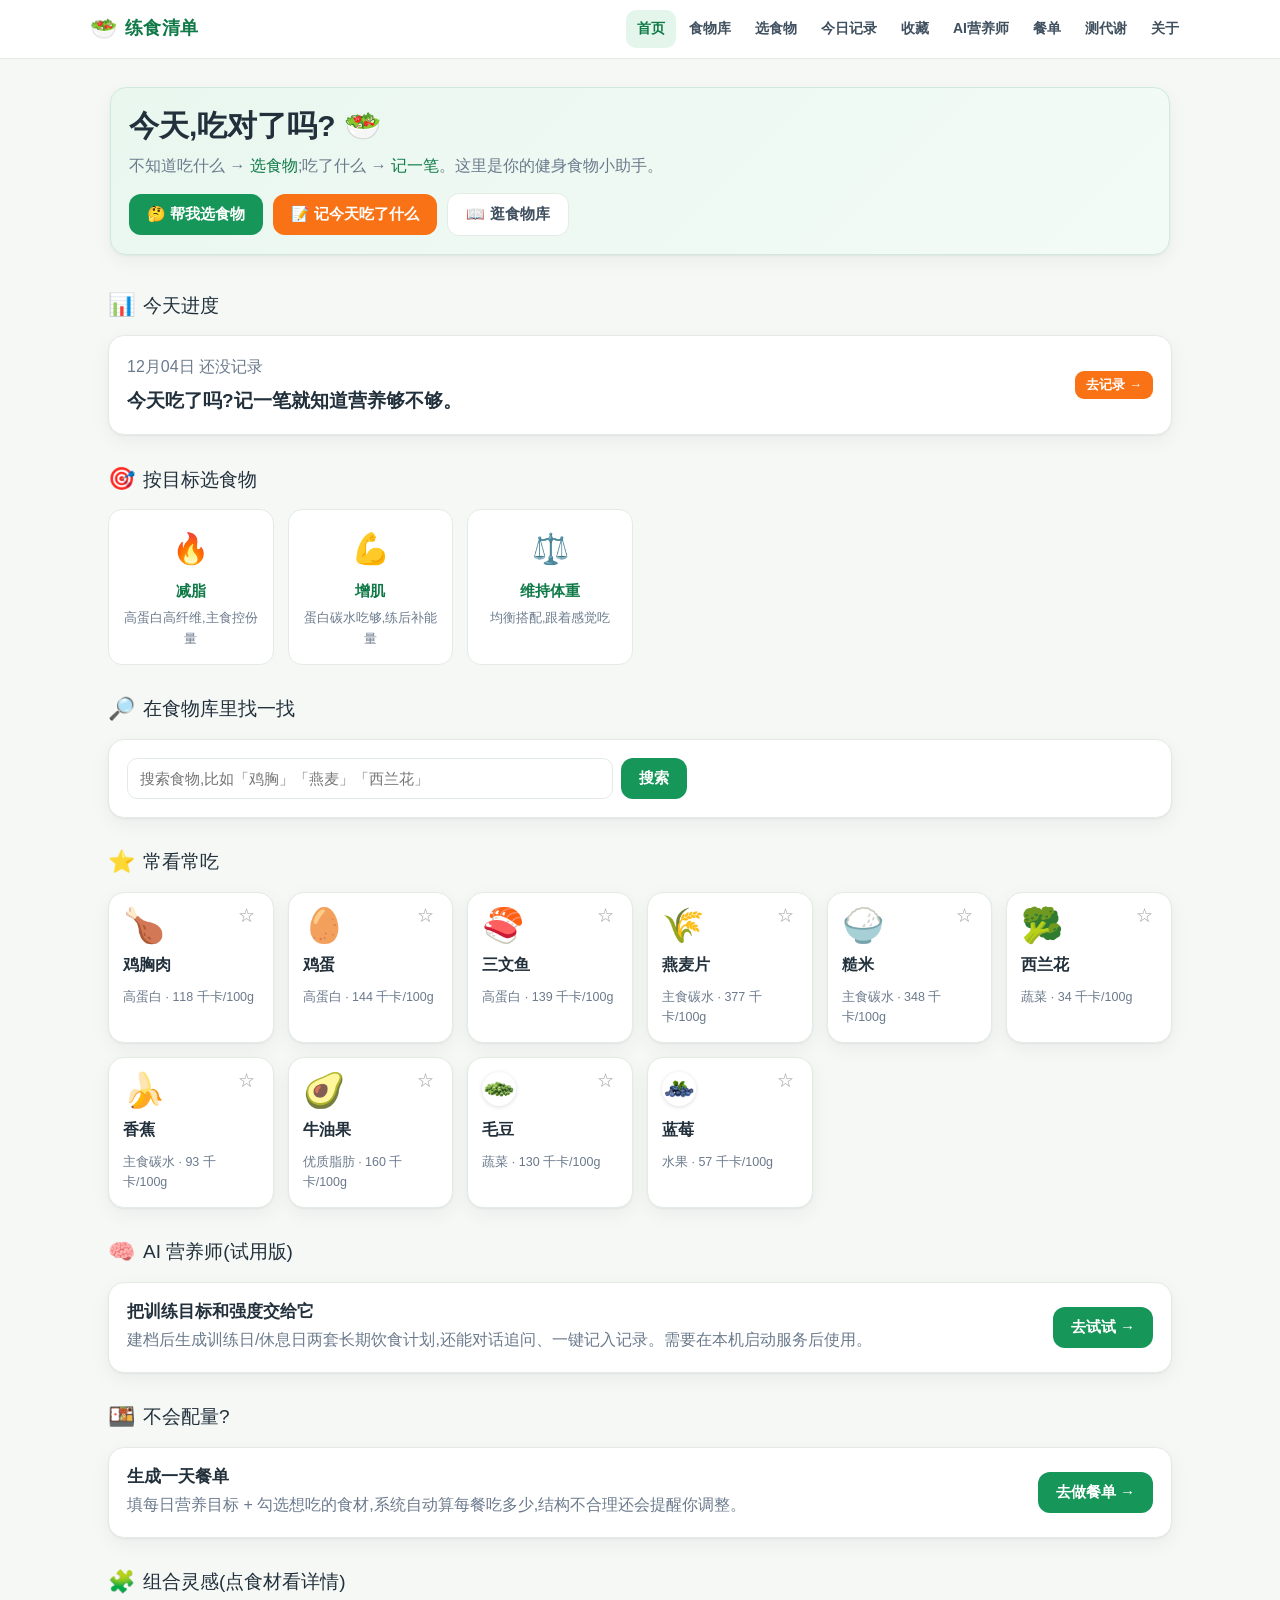
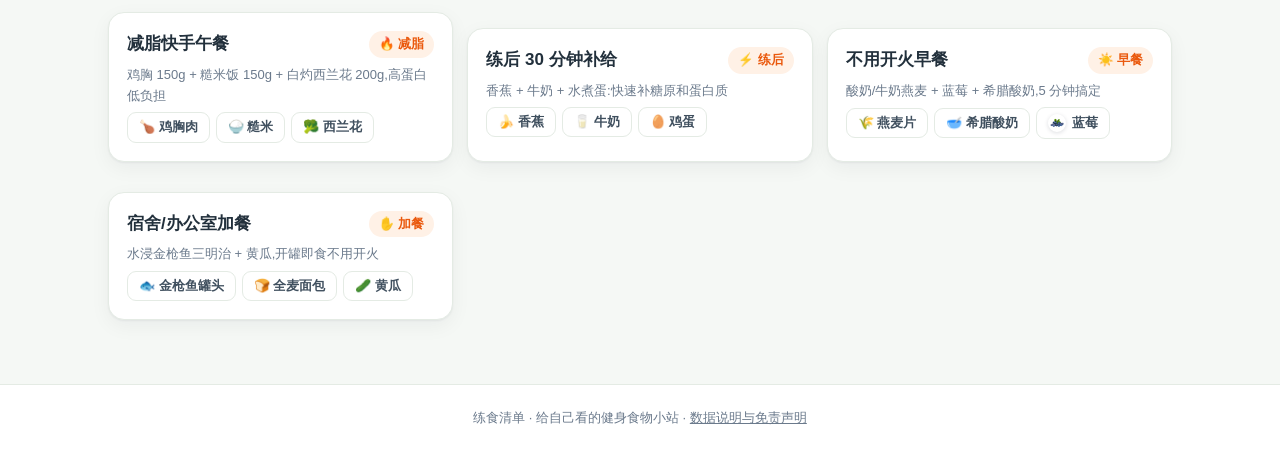
<file: index.html>
<!DOCTYPE html>
<html lang='zh-CN'>
<head>
<meta charset='utf-8'>
<meta name='viewport' content='width=device-width, initial-scale=1'>
<title>首页 · 练食清单</title>
<link rel='icon' href='data:image/svg+xml,%3Csvg%20xmlns%3D'http%3A%2F%2Fwww.w3.org%2F2000%2Fsvg'%20viewBox%3D'0%200%20100%20100'%3E%3Ctext%20y%3D'.9em'%20font-size%3D'90'%3E%F0%9F%A5%97%3C%2Ftext%3E%3C%2Fsvg%3E'>
<link rel='stylesheet' href='assets/css/style.css'>
</head>
<body data-page='home'>
<header class='topbar'><div class='wrap bar'><a class='brand' href='index.html'><span class='logo'>🥗</span>练食清单</a><nav class='nav'><a data-page='home' href='index.html'>首页</a><a data-page='foods' href='foods.html'>食物库</a><a data-page='select' href='select.html'>选食物</a><a data-page='log' href='log.html'>今日记录</a><a data-page='saved' href='saved.html'>收藏</a><a data-page='coach' href='coach.html'>AI营养师</a><a data-page='plan' href='plan.html'>餐单</a><a data-page='bmr' href='bmr.html'>测代谢</a><a data-page='about' href='about.html'>关于</a></nav></div></header>
<main><div class='wrap'>
<section class='hero'><div class='card' style='background:linear-gradient(135deg,#e9f7ef,#f3fbf6);border-color:#cfe9da'>
<h1>今天,吃对了吗? 🥗</h1>
<p class='sub'>不知道吃什么 → <a href='select.html'>选食物</a>;吃了什么 → <a href='log.html'>记一笔</a>。这里是你的健身食物小助手。</p>
<div class='row' style='margin-top:14px'><a class='btn btn-primary' href='select.html'>🤔 帮我选食物</a><a class='btn btn-orange' href='log.html'>📝 记今天吃了什么</a><a class='btn btn-ghost' href='foods.html'>📖 逛食物库</a></div>
</div></section>
<section><div class='section-title'><span class='ico'>📊</span>今天进度</div><div class='card' id='todayCard'><div class='muted small'>加载中…</div></div></section>
<section><div class='section-title'><span class='ico'>🎯</span>按目标选食物</div>
<div class='grid grid-cards'>
<a class='quicklink' href='select.html?goal=cut'><span class='q-ico'>🔥</span><span class='q-t'>减脂</span><span class='muted' style='display:block;font-size:12.5px;margin-top:4px'>高蛋白高纤维,主食控份量</span></a>
<a class='quicklink' href='select.html?goal=gain'><span class='q-ico'>💪</span><span class='q-t'>增肌</span><span class='muted' style='display:block;font-size:12.5px;margin-top:4px'>蛋白碳水吃够,练后补能量</span></a>
<a class='quicklink' href='select.html?goal=maintain'><span class='q-ico'>⚖️</span><span class='q-t'>维持体重</span><span class='muted' style='display:block;font-size:12.5px;margin-top:4px'>均衡搭配,跟着感觉吃</span></a>
</div></section>
<section><div class='section-title'><span class='ico'>🔎</span>在食物库里找一找</div>
<div class='card'><div class='searchbar'><input type='text' id='q' placeholder='搜索食物,比如「鸡胸」「燕麦」「西兰花」'><button class='btn btn-primary' id='qBtn'>搜索</button></div></div></section>
<section><div class='section-title'><span class='ico'>⭐</span>常看常吃</div><div class='grid grid-cards' id='popular'></div></section>
<section><div class='section-title'><span class='ico'>🧠</span>AI 营养师(试用版)</div><div class='card' style='display:flex;align-items:center;justify-content:space-between;gap:14px;flex-wrap:wrap'><div><h3 style='margin:0 0 4px'>把训练目标和强度交给它</h3><p class='muted' style='margin:0'>建档后生成训练日/休息日两套长期饮食计划,还能对话追问、一键记入记录。需要在本机启动服务后使用。</p></div><a class='btn btn-primary' href='coach.html'>去试试 →</a></div></section>
<section><div class='section-title'><span class='ico'>🍱</span>不会配量?</div><div class='card' style='display:flex;align-items:center;justify-content:space-between;gap:14px;flex-wrap:wrap'><div><h3 style='margin:0 0 4px'>生成一天餐单</h3><p class='muted' style='margin:0'>填每日营养目标 + 勾选想吃的食材,系统自动算每餐吃多少,结构不合理还会提醒你调整。</p></div><a class='btn btn-primary' href='plan.html'>去做餐单 →</a></div></section>
<section><div class='section-title'><span class='ico'>🧩</span>组合灵感(点食材看详情)</div>
<div class='grid grid-2'>
<div class='card'><div class='row' style='justify-content:space-between'><h3 style='margin:0'>减脂快手午餐</h3><span class='tag orange'>🔥 减脂</span></div><p class='small muted'>鸡胸 150g + 糙米饭 150g + 白灼西兰花 200g,高蛋白低负担</p><div class='row' style='gap:6px'><a class='btn btn-ghost btn-sm' href='food.html?id=chicken-breast'>🍗 鸡胸肉</a><a class='btn btn-ghost btn-sm' href='food.html?id=brown-rice'>🍚 糙米</a><a class='btn btn-ghost btn-sm' href='food.html?id=broccoli'>🥦 西兰花</a></div></div>
<div class='card'><div class='row' style='justify-content:space-between'><h3 style='margin:0'>练后 30 分钟补给</h3><span class='tag orange'>⚡ 练后</span></div><p class='small muted'>香蕉 + 牛奶 + 水煮蛋:快速补糖原和蛋白质</p><div class='row' style='gap:6px'><a class='btn btn-ghost btn-sm' href='food.html?id=banana'>🍌 香蕉</a><a class='btn btn-ghost btn-sm' href='food.html?id=milk'>🥛 牛奶</a><a class='btn btn-ghost btn-sm' href='food.html?id=egg'>🥚 鸡蛋</a></div></div>
<div class='card'><div class='row' style='justify-content:space-between'><h3 style='margin:0'>不用开火早餐</h3><span class='tag orange'>☀️ 早餐</span></div><p class='small muted'>酸奶/牛奶燕麦 + 蓝莓 + 希腊酸奶,5 分钟搞定</p><div class='row' style='gap:6px'><a class='btn btn-ghost btn-sm' href='food.html?id=oats'>🌾 燕麦片</a><a class='btn btn-ghost btn-sm' href='food.html?id=yogurt'>🥣 希腊酸奶</a><a class='btn btn-ghost btn-sm' href='food.html?id=blueberry'><img class='foodpic' src='assets/img/food/blueberry.png' alt='蓝莓' style='width:18px;height:18px'> 蓝莓</a></div></div>
<div class='card'><div class='row' style='justify-content:space-between'><h3 style='margin:0'>宿舍/办公室加餐</h3><span class='tag orange'>✋ 加餐</span></div><p class='small muted'>水浸金枪鱼三明治 + 黄瓜,开罐即食不用开火</p><div class='row' style='gap:6px'><a class='btn btn-ghost btn-sm' href='food.html?id=tuna'>🐟 金枪鱼罐头</a><a class='btn btn-ghost btn-sm' href='food.html?id=wholewheat-bread'>🍞 全麦面包</a><a class='btn btn-ghost btn-sm' href='food.html?id=cucumber'>🥒 黄瓜</a></div></div>
</div></section>
</div></main>
<footer class='footer'><div class='wrap'>练食清单 · 给自己看的健身食物小站 · <a href='about.html'>数据说明与免责声明</a></div></footer>
<script src='data/foods.js'></script>
<script src='assets/js/common.js'></script>
<script src='assets/js/page-index.js'></script>
</body>
</html>
</file>
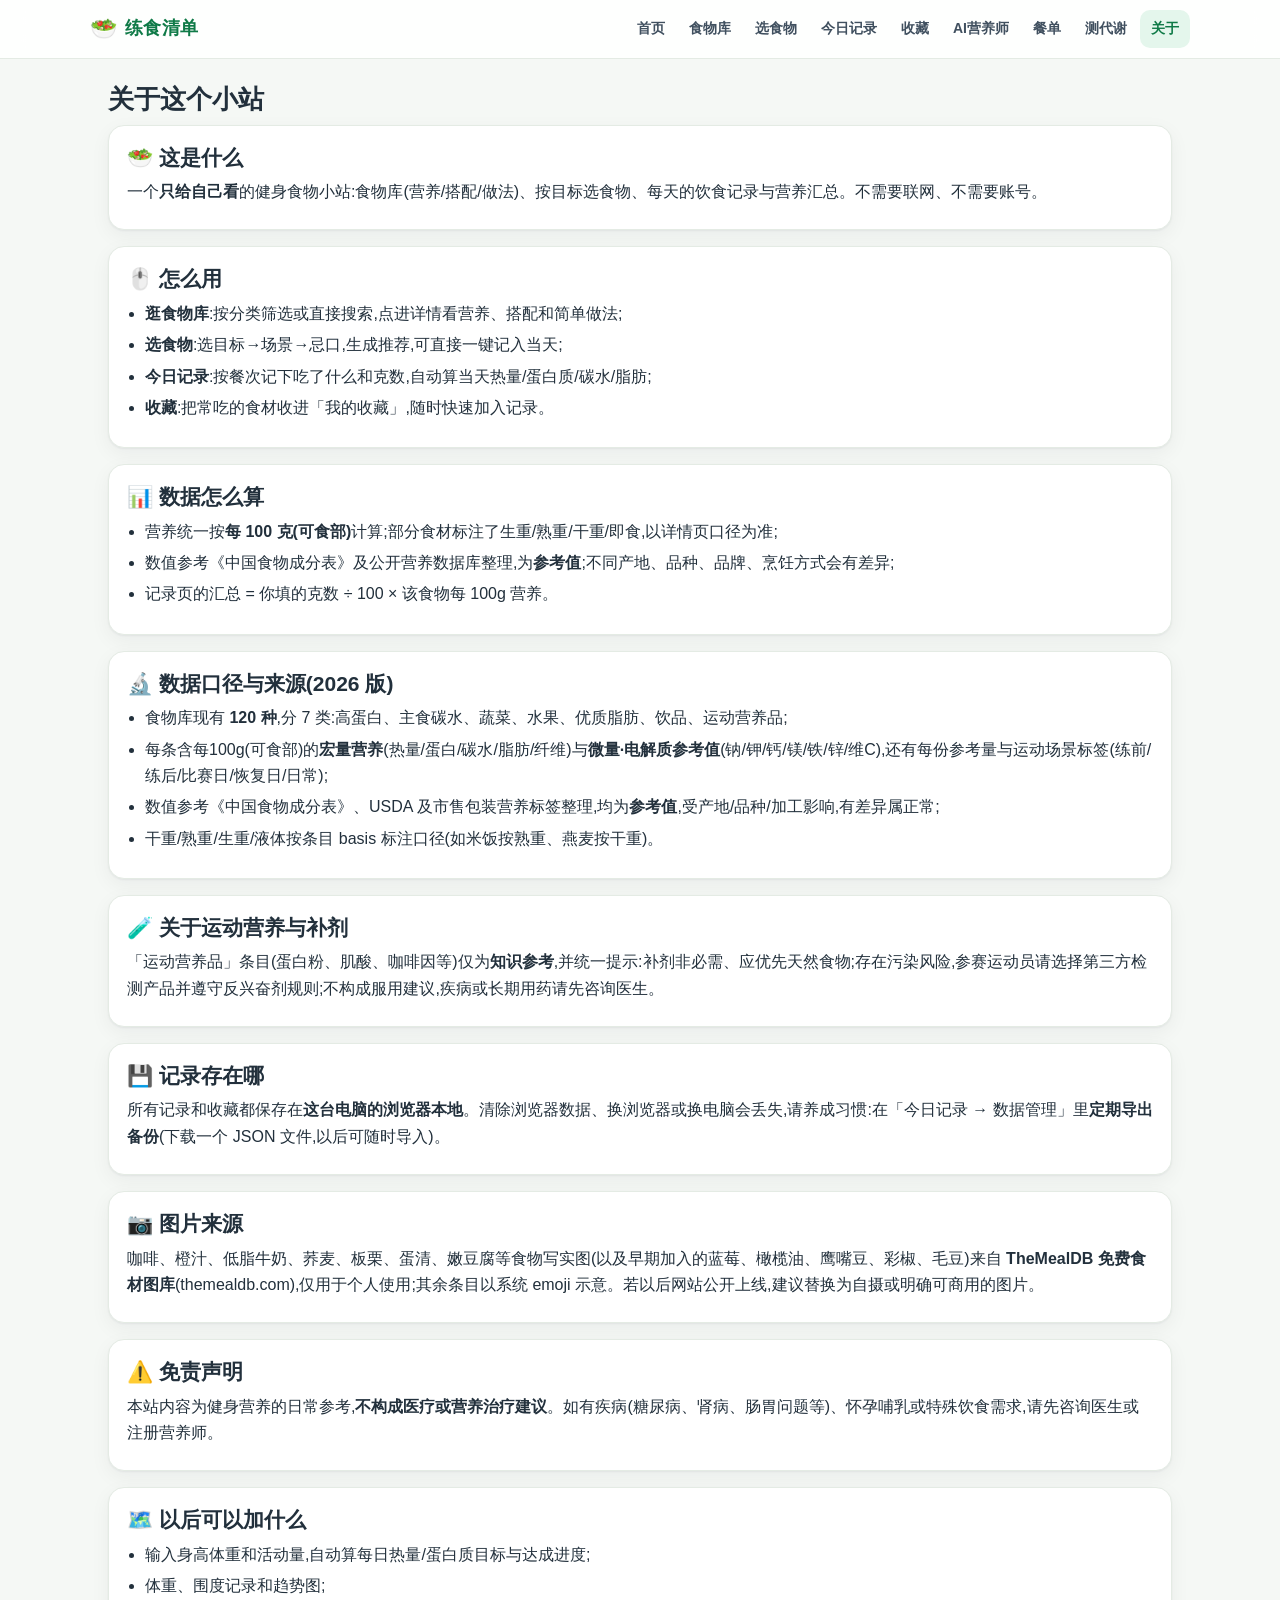
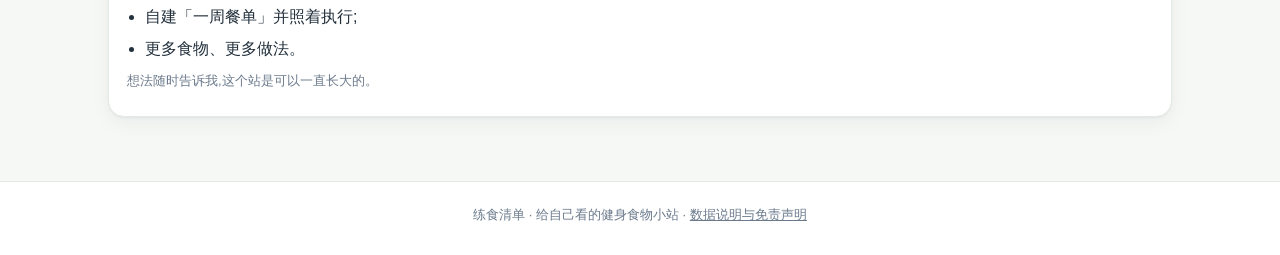
<file: about.html>
<!DOCTYPE html>
<html lang='zh-CN'>
<head>
<meta charset='utf-8'>
<meta name='viewport' content='width=device-width, initial-scale=1'>
<title>关于 · 练食清单</title>
<link rel='icon' href='data:image/svg+xml,%3Csvg%20xmlns%3D'http%3A%2F%2Fwww.w3.org%2F2000%2Fsvg'%20viewBox%3D'0%200%20100%20100'%3E%3Ctext%20y%3D'.9em'%20font-size%3D'90'%3E%F0%9F%A5%97%3C%2Ftext%3E%3C%2Fsvg%3E'>
<link rel='stylesheet' href='assets/css/style.css'>
</head>
<body data-page='about'>
<header class='topbar'><div class='wrap bar'><a class='brand' href='index.html'><span class='logo'>🥗</span>练食清单</a><nav class='nav'><a data-page='home' href='index.html'>首页</a><a data-page='foods' href='foods.html'>食物库</a><a data-page='select' href='select.html'>选食物</a><a data-page='log' href='log.html'>今日记录</a><a data-page='saved' href='saved.html'>收藏</a><a data-page='coach' href='coach.html'>AI营养师</a><a data-page='plan' href='plan.html'>餐单</a><a data-page='bmr' href='bmr.html'>测代谢</a><a data-page='about' href='about.html'>关于</a></nav></div></header>
<main><div class='wrap'>
<h1 style='margin-top:4px'>关于这个小站</h1>
<div class='card'><h2>🥗 这是什么</h2><p>一个<b>只给自己看</b>的健身食物小站:食物库(营养/搭配/做法)、按目标选食物、每天的饮食记录与营养汇总。不需要联网、不需要账号。</p></div>
<div class='card'><h2>🖱️ 怎么用</h2><ul class='list-plain'>
<li><b>逛食物库</b>:按分类筛选或直接搜索,点进详情看营养、搭配和简单做法;</li>
<li><b>选食物</b>:选目标→场景→忌口,生成推荐,可直接一键记入当天;</li>
<li><b>今日记录</b>:按餐次记下吃了什么和克数,自动算当天热量/蛋白质/碳水/脂肪;</li>
<li><b>收藏</b>:把常吃的食材收进「我的收藏」,随时快速加入记录。</li></ul></div>
<div class='card'><h2>📊 数据怎么算</h2><ul class='list-plain'>
<li>营养统一按<b>每 100 克(可食部)</b>计算;部分食材标注了生重/熟重/干重/即食,以详情页口径为准;</li>
<li>数值参考《中国食物成分表》及公开营养数据库整理,为<b>参考值</b>;不同产地、品种、品牌、烹饪方式会有差异;</li>
<li>记录页的汇总 = 你填的克数 ÷ 100 × 该食物每 100g 营养。</li></ul></div>
<div class='card'><h2>🔬 数据口径与来源(2026 版)</h2><ul class='list-plain'><li>食物库现有 <b>120 种</b>,分 7 类:高蛋白、主食碳水、蔬菜、水果、优质脂肪、饮品、运动营养品;</li><li>每条含每100g(可食部)的<b>宏量营养</b>(热量/蛋白/碳水/脂肪/纤维)与<b>微量·电解质参考值</b>(钠/钾/钙/镁/铁/锌/维C),还有每份参考量与运动场景标签(练前/练后/比赛日/恢复日/日常);</li><li>数值参考《中国食物成分表》、USDA 及市售包装营养标签整理,均为<b>参考值</b>,受产地/品种/加工影响,有差异属正常;</li><li>干重/熟重/生重/液体按条目 basis 标注口径(如米饭按熟重、燕麦按干重)。</li></ul></div>
<div class='card'><h2>🧪 关于运动营养与补剂</h2><p>「运动营养品」条目(蛋白粉、肌酸、咖啡因等)仅为<b>知识参考</b>,并统一提示:补剂非必需、应优先天然食物;存在污染风险,参赛运动员请选择第三方检测产品并遵守反兴奋剂规则;不构成服用建议,疾病或长期用药请先咨询医生。</p></div>
<div class='card'><h2>💾 记录存在哪</h2><p>所有记录和收藏都保存在<b>这台电脑的浏览器本地</b>。清除浏览器数据、换浏览器或换电脑会丢失,请养成习惯:在「今日记录 → 数据管理」里<b>定期导出备份</b>(下载一个 JSON 文件,以后可随时导入)。</p></div>
<div class='card'><h2>📷 图片来源</h2><p>咖啡、橙汁、低脂牛奶、荞麦、板栗、蛋清、嫩豆腐等食物写实图(以及早期加入的蓝莓、橄榄油、鹰嘴豆、彩椒、毛豆)来自 <b>TheMealDB 免费食材图库</b>(themealdb.com),仅用于个人使用;其余条目以系统 emoji 示意。若以后网站公开上线,建议替换为自摄或明确可商用的图片。</p></div>
<div class='card'><h2>⚠️ 免责声明</h2><p>本站内容为健身营养的日常参考,<b>不构成医疗或营养治疗建议</b>。如有疾病(糖尿病、肾病、肠胃问题等)、怀孕哺乳或特殊饮食需求,请先咨询医生或注册营养师。</p></div>
<div class='card'><h2>🗺️ 以后可以加什么</h2><ul class='list-plain'><li>输入身高体重和活动量,自动算每日热量/蛋白质目标与达成进度;</li><li>体重、围度记录和趋势图;</li><li>自建「一周餐单」并照着执行;</li><li>更多食物、更多做法。</li></ul><p class='small muted'>想法随时告诉我,这个站是可以一直长大的。</p></div>
</div></main>
<footer class='footer'><div class='wrap'>练食清单 · 给自己看的健身食物小站 · <a href='about.html'>数据说明与免责声明</a></div></footer>
<script src='data/foods.js'></script>
<script src='assets/js/common.js'></script>
<script>initHeader('about');</script>
</body>
</html>
</file>
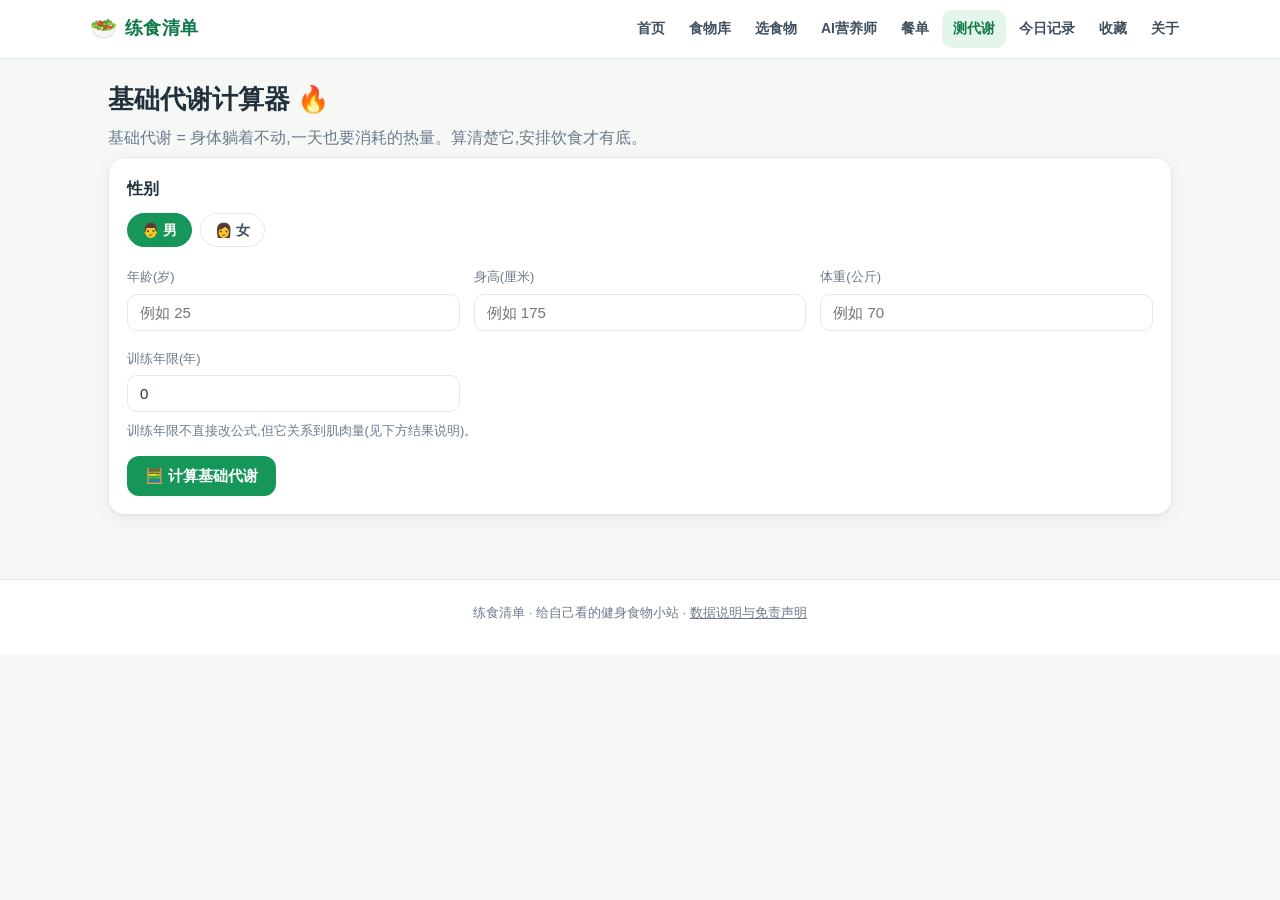
<file: bmr.html>
<!DOCTYPE html>
<html lang='zh-CN'>
<head>
<meta charset='utf-8'>
<meta name='viewport' content='width=device-width, initial-scale=1'>
<title>基础代谢计算 · 练食清单</title>
<link rel='icon' href='data:image/svg+xml,%3Csvg%20xmlns%3D'http%3A%2F%2Fwww.w3.org%2F2000%2Fsvg'%20viewBox%3D'0%200%20100%20100'%3E%3Ctext%20y%3D'.9em'%20font-size%3D'90'%3E%F0%9F%A5%97%3C%2Ftext%3E%3C%2Fsvg%3E'>
<link rel='stylesheet' href='assets/css/style.css'>
</head>
<body data-page='bmr'>
<header class='topbar'><div class='wrap bar'><a class='brand' href='index.html'><span class='logo'>🥗</span>练食清单</a><nav class='nav'><a data-page='home' href='index.html'>首页</a><a data-page='foods' href='foods.html'>食物库</a><a data-page='select' href='select.html'>选食物</a><a data-page='coach' href='coach.html'>AI营养师</a><a data-page='plan' href='plan.html'>餐单</a><a data-page='bmr' href='bmr.html'>测代谢</a><a data-page='log' href='log.html'>今日记录</a><a data-page='saved' href='saved.html'>收藏</a><a data-page='about' href='about.html'>关于</a></nav></div></header>
<main><div class='wrap'>
<h1 style='margin-top:4px'>基础代谢计算器 🔥</h1>
<p class='muted'>基础代谢 = 身体躺着不动,一天也要消耗的热量。算清楚它,安排饮食才有底。</p>
<div class='card'>
<div class='row' style='margin-bottom:10px'><b>性别</b></div><div class='row' id='sexGroup' style='gap:8px;margin-bottom:16px'>
<button type='button' class='goal-chip' data-sex='male'><span class='g-ico'>👨</span>男</button><button type='button' class='goal-chip' data-sex='female'><span class='g-ico'>👩</span>女</button></div>
<div class='grid grid-2' style='row-gap:14px'>
<div><label class='small muted'>年龄(岁)</label><input type='number' id='age' min='10' max='100' placeholder='例如 25' style='width:100%;margin-top:4px'></div>
<div><label class='small muted'>身高(厘米)</label><input type='number' id='height' min='120' max='230' placeholder='例如 175' style='width:100%;margin-top:4px'></div>
<div><label class='small muted'>体重(公斤)</label><input type='number' id='weight' min='30' max='250' placeholder='例如 70' style='width:100%;margin-top:4px'></div>
<div><label class='small muted'>训练年限(年)</label><input type='number' id='years' min='0' max='50' value='0' placeholder='刚开始填 0' style='width:100%;margin-top:4px'></div>
</div>
<p class='small muted' style='margin-top:8px'>训练年限不直接改公式,但它关系到肌肉量(见下方结果说明)。</p>
<div class='row' style='margin-top:14px'><button class='btn btn-primary' id='calcBtn'>🧮 计算基础代谢</button></div>
</div>
<div id='result' style='display:none;margin-top:16px'></div>
</div></main>
<footer class='footer'><div class='wrap'>练食清单 · 给自己看的健身食物小站 · <a href='about.html'>数据说明与免责声明</a></div></footer>
<script src='data/foods.js'></script>
<script src='assets/js/common.js'></script>
<script src='assets/js/page-bmr.js'></script>
</body>
</html>
</file>
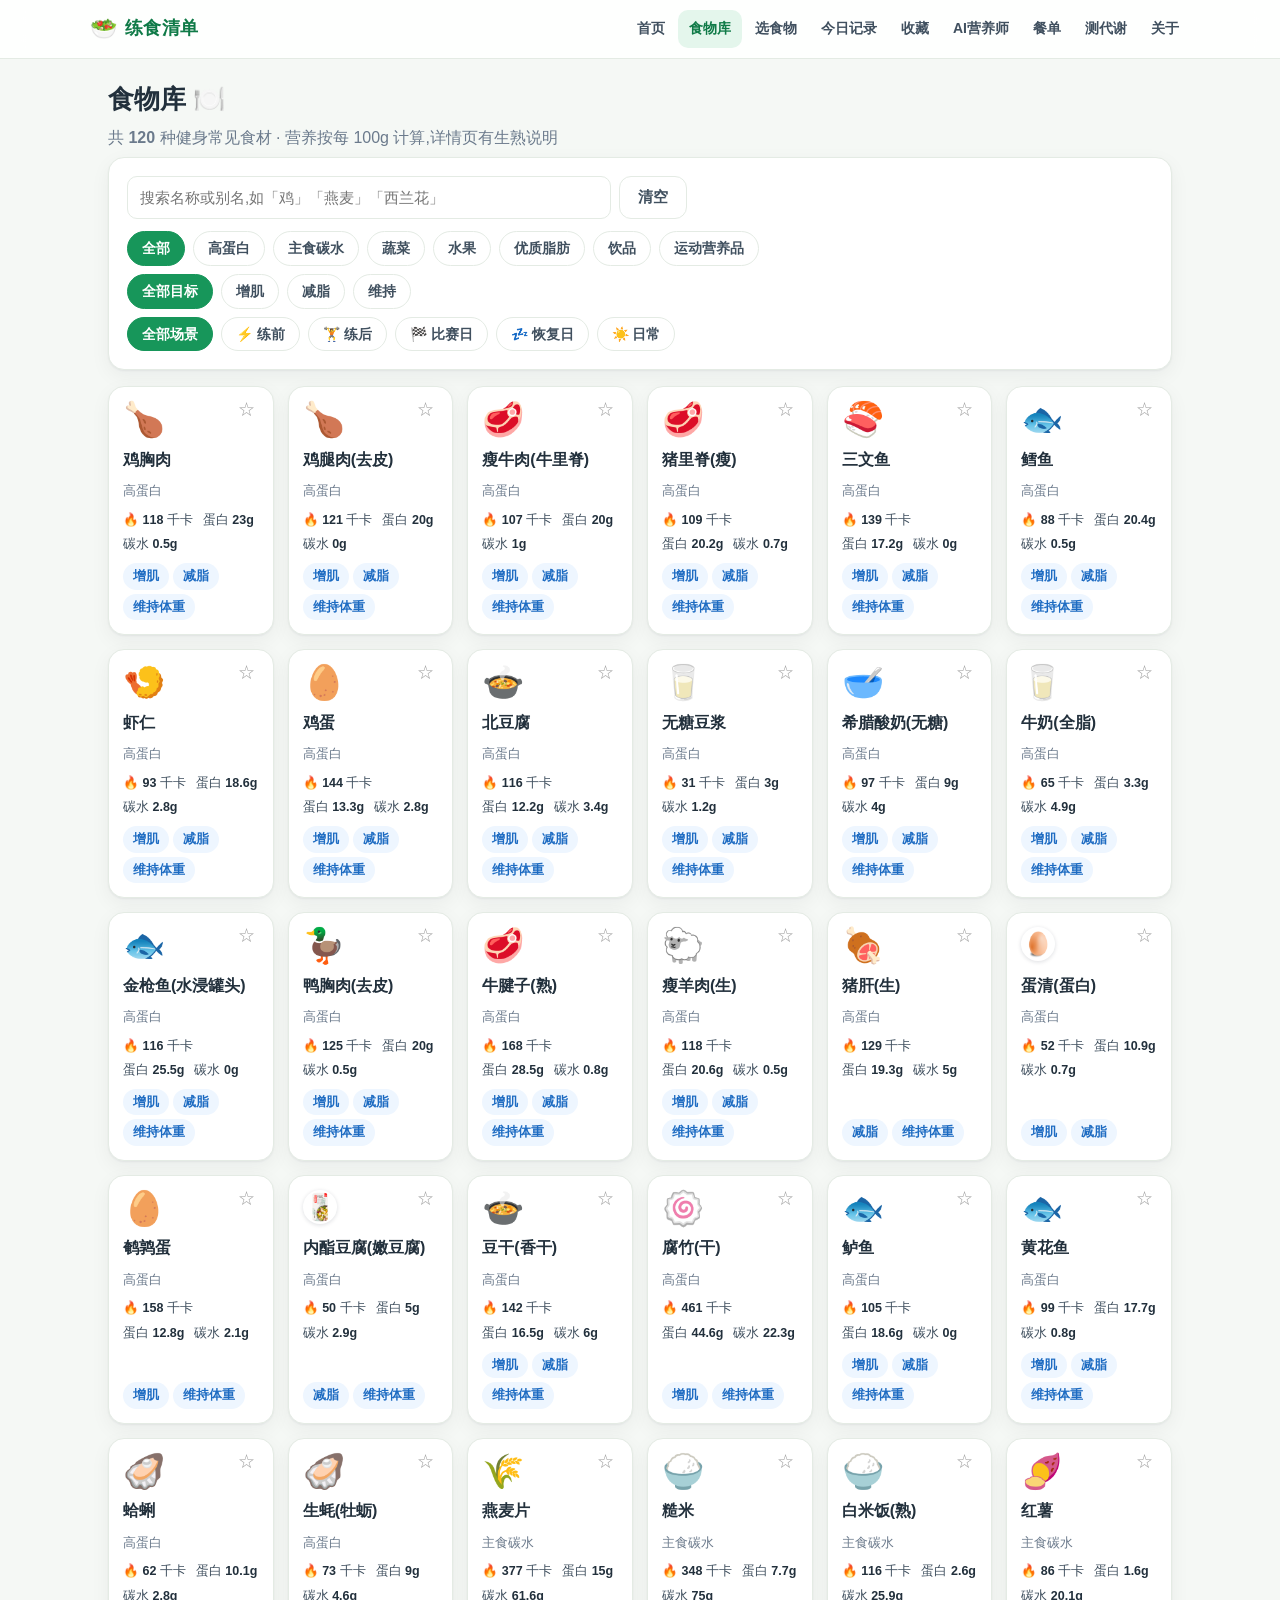
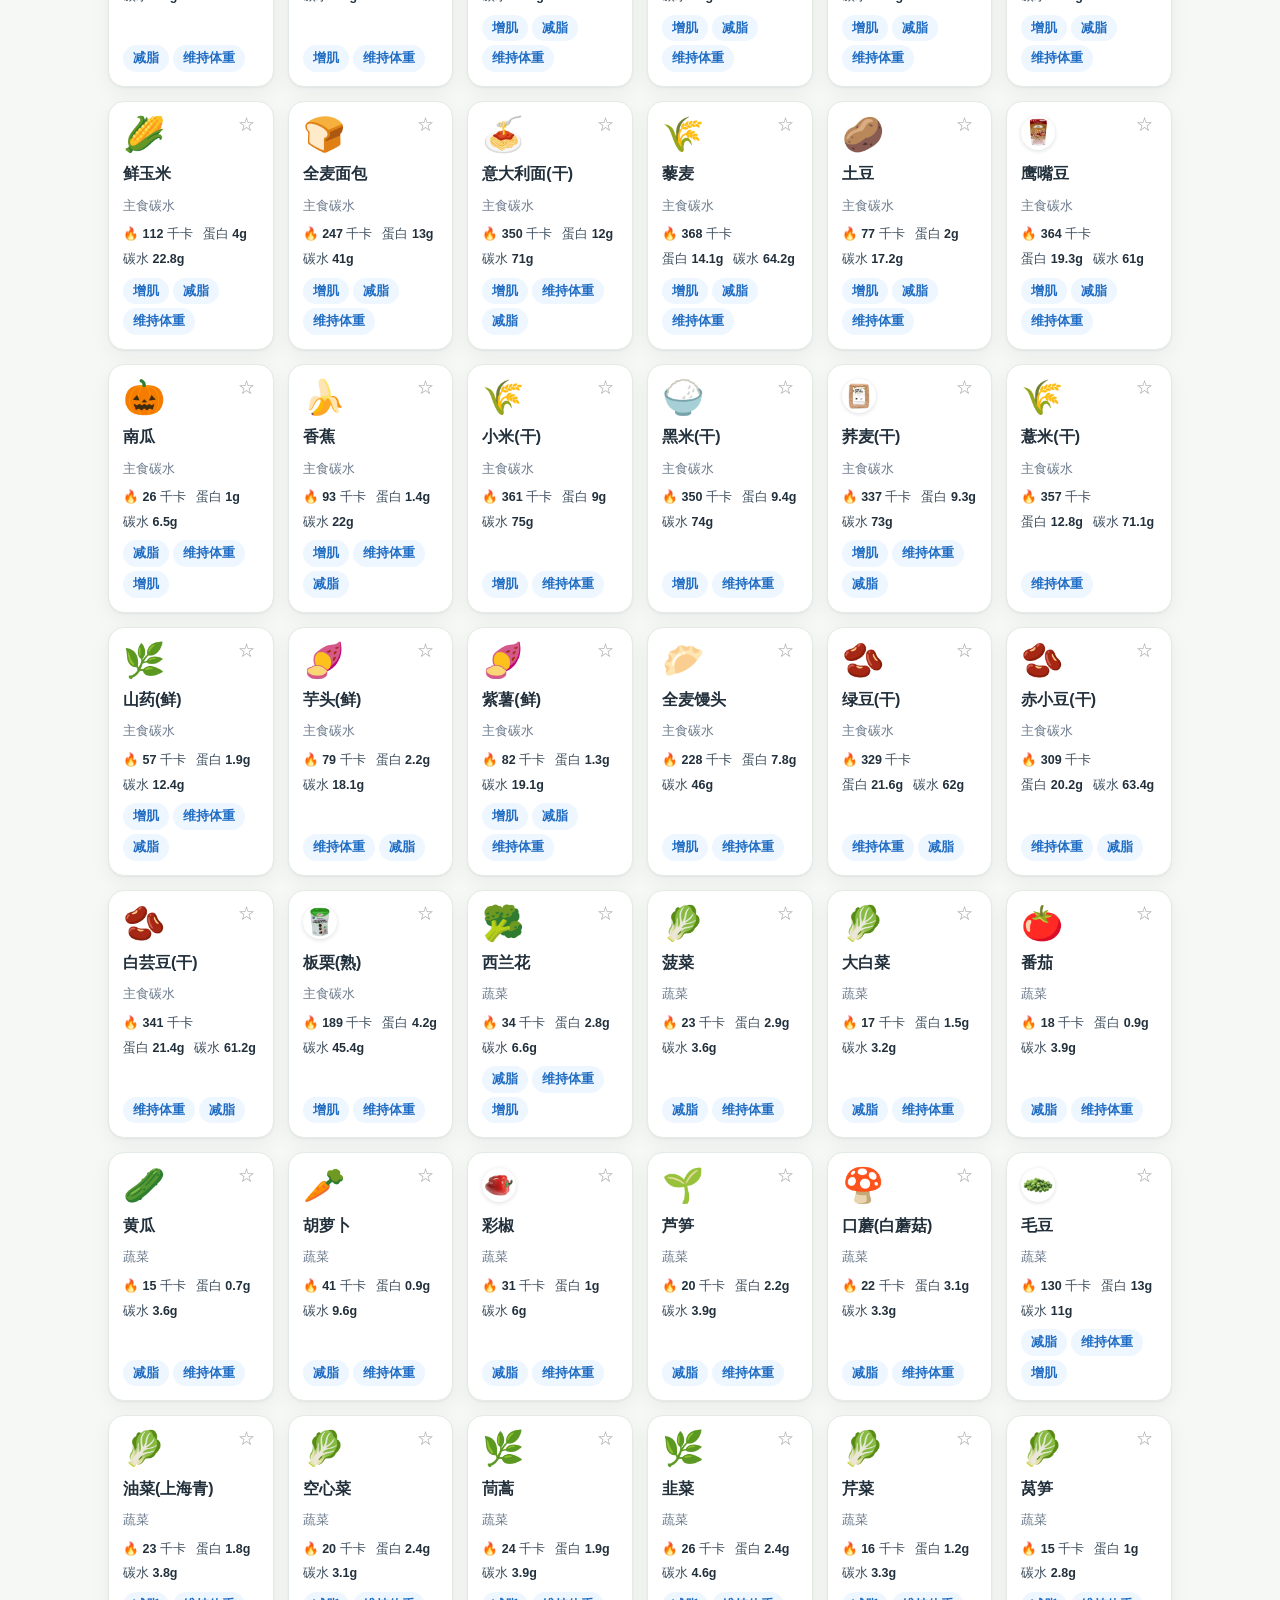
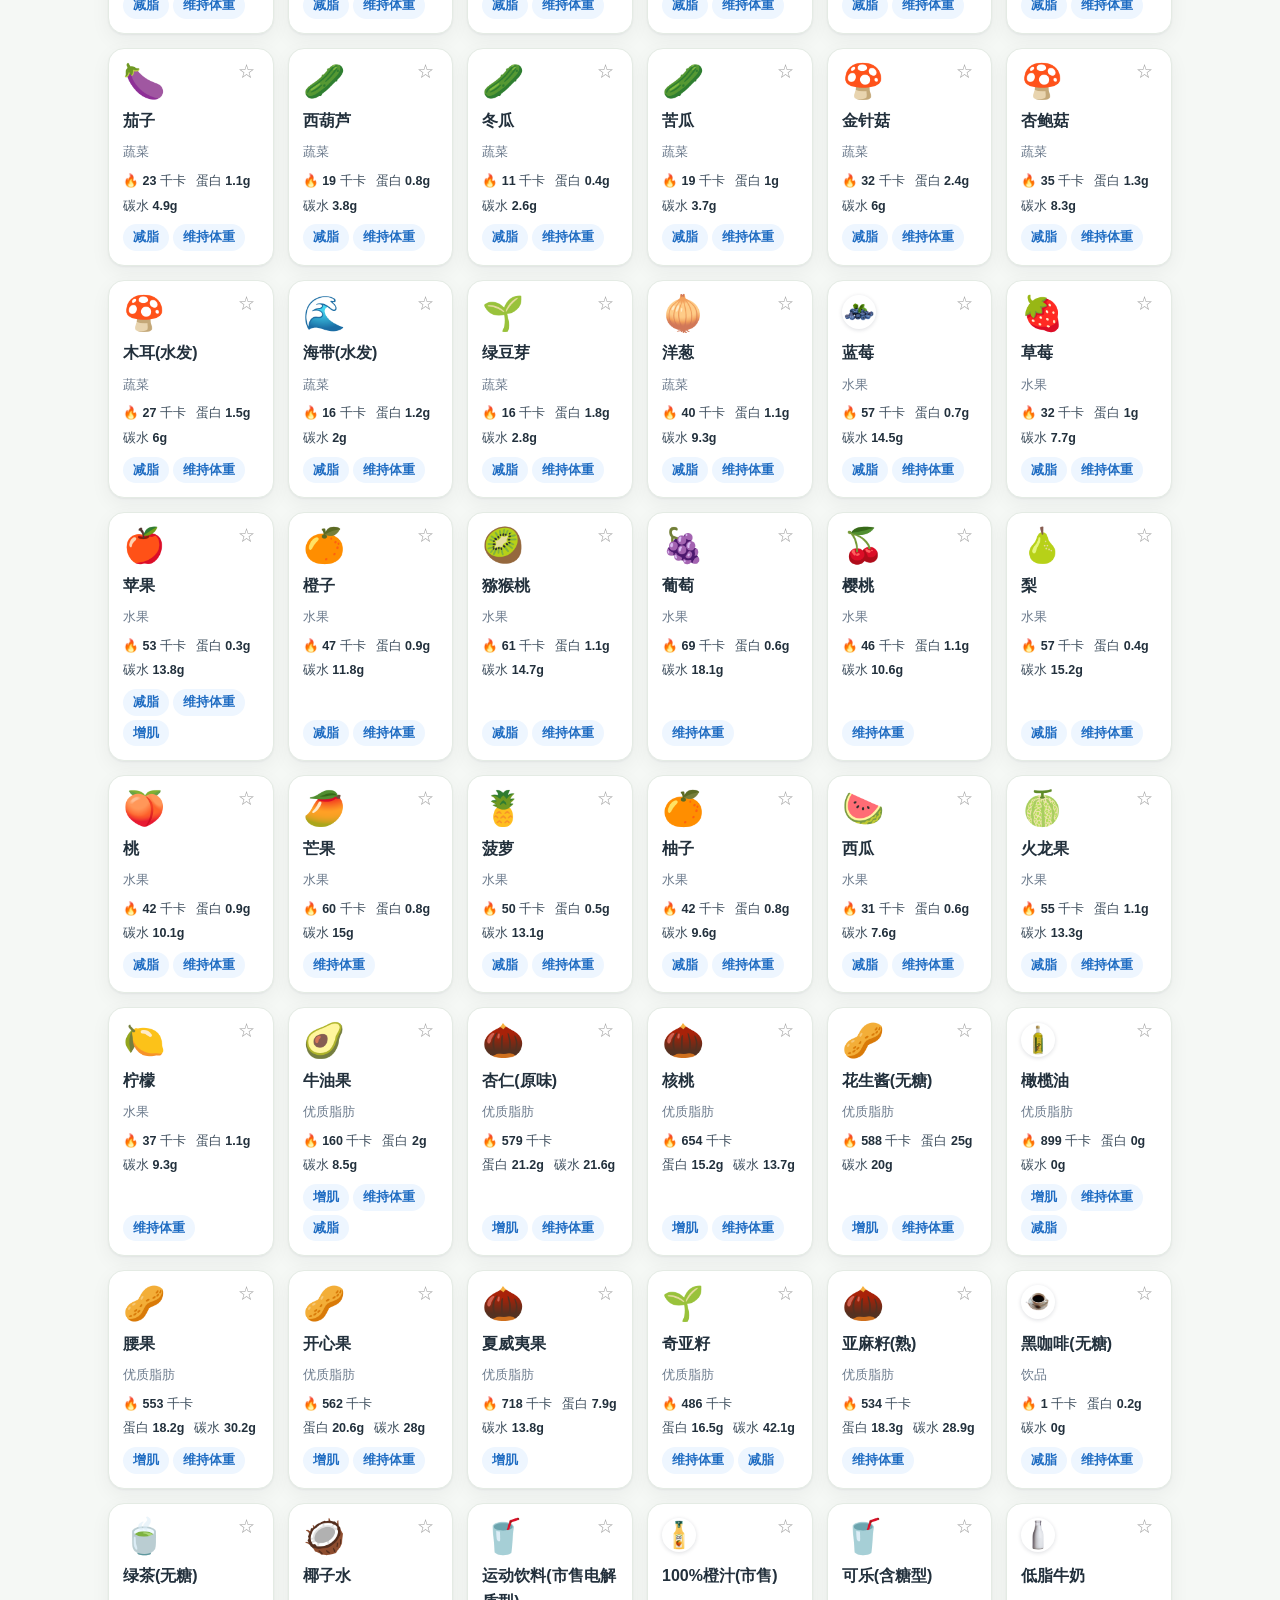
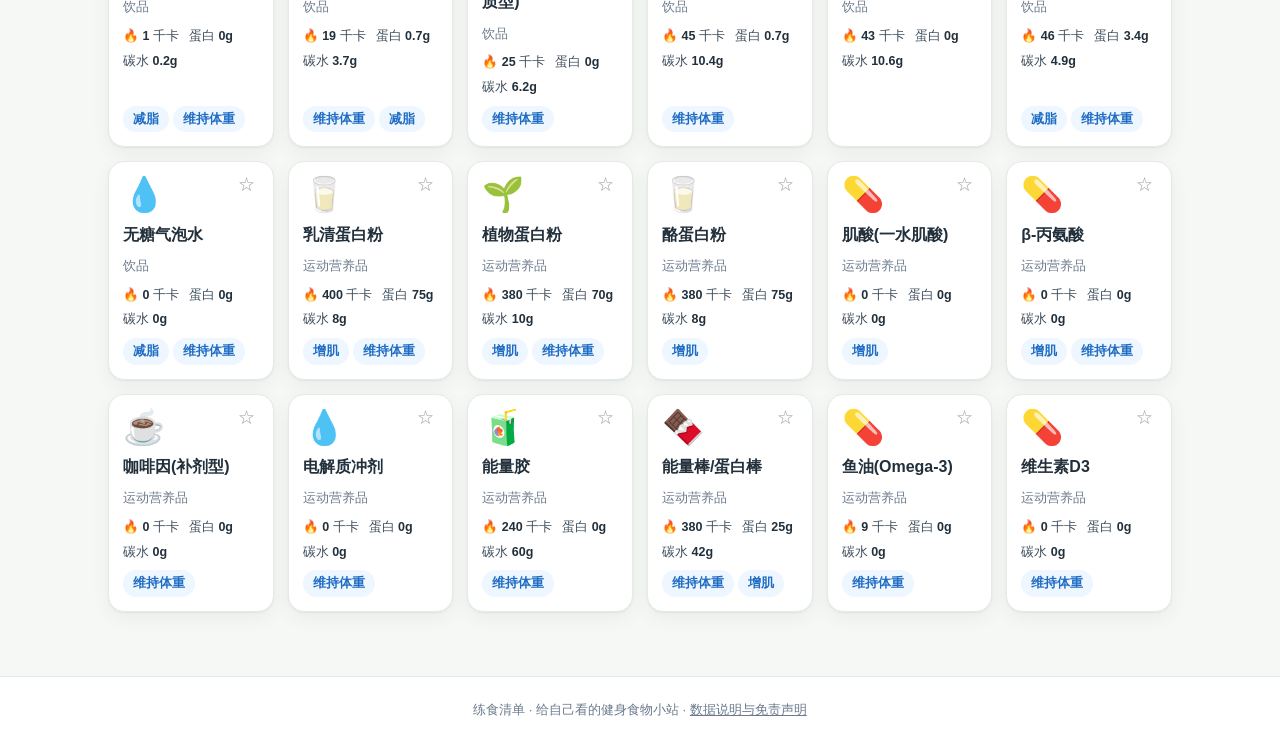
<file: foods.html>
<!DOCTYPE html>
<html lang='zh-CN'>
<head>
<meta charset='utf-8'>
<meta name='viewport' content='width=device-width, initial-scale=1'>
<title>食物库 · 练食清单</title>
<link rel='icon' href='data:image/svg+xml,%3Csvg%20xmlns%3D'http%3A%2F%2Fwww.w3.org%2F2000%2Fsvg'%20viewBox%3D'0%200%20100%20100'%3E%3Ctext%20y%3D'.9em'%20font-size%3D'90'%3E%F0%9F%A5%97%3C%2Ftext%3E%3C%2Fsvg%3E'>
<link rel='stylesheet' href='assets/css/style.css'>
</head>
<body data-page='foods'>
<header class='topbar'><div class='wrap bar'><a class='brand' href='index.html'><span class='logo'>🥗</span>练食清单</a><nav class='nav'><a data-page='home' href='index.html'>首页</a><a data-page='foods' href='foods.html'>食物库</a><a data-page='select' href='select.html'>选食物</a><a data-page='log' href='log.html'>今日记录</a><a data-page='saved' href='saved.html'>收藏</a><a data-page='coach' href='coach.html'>AI营养师</a><a data-page='plan' href='plan.html'>餐单</a><a data-page='bmr' href='bmr.html'>测代谢</a><a data-page='about' href='about.html'>关于</a></nav></div></header>
<main><div class='wrap'>
<h1 style='margin-top:4px'>食物库 🍽️</h1>
<p class='muted'>共 <b id='count'>0</b> 种健身常见食材 · 营养按每 100g 计算,详情页有生熟说明</p>
<div class='card'>
<div class='row' style='margin-bottom:12px'><div class='searchbar'><input type='text' id='q' placeholder='搜索名称或别名,如「鸡」「燕麦」「西兰花」'><button class='btn btn-ghost' id='clearQ'>清空</button></div></div>
<div class='row' id='catChips' style='gap:8px'></div>
<div class='row' id='goalChips' style='gap:8px;margin-top:8px'></div>
<div class='row' id='sceneChips' style='gap:8px;margin-top:8px'></div>
</div>
<div id='empty' class='empty' style='display:none'><div class='e-ico'>🔍</div><div>没找到相关食物,换个关键词试试?</div></div>
<div class='grid grid-cards' id='list' style='margin-top:16px'></div>
</div></main>
<footer class='footer'><div class='wrap'>练食清单 · 给自己看的健身食物小站 · <a href='about.html'>数据说明与免责声明</a></div></footer>
<script src='data/foods.js'></script>
<script src='assets/js/common.js'></script>
<script src='assets/js/page-foods.js'></script>
</body>
</html>
</file>
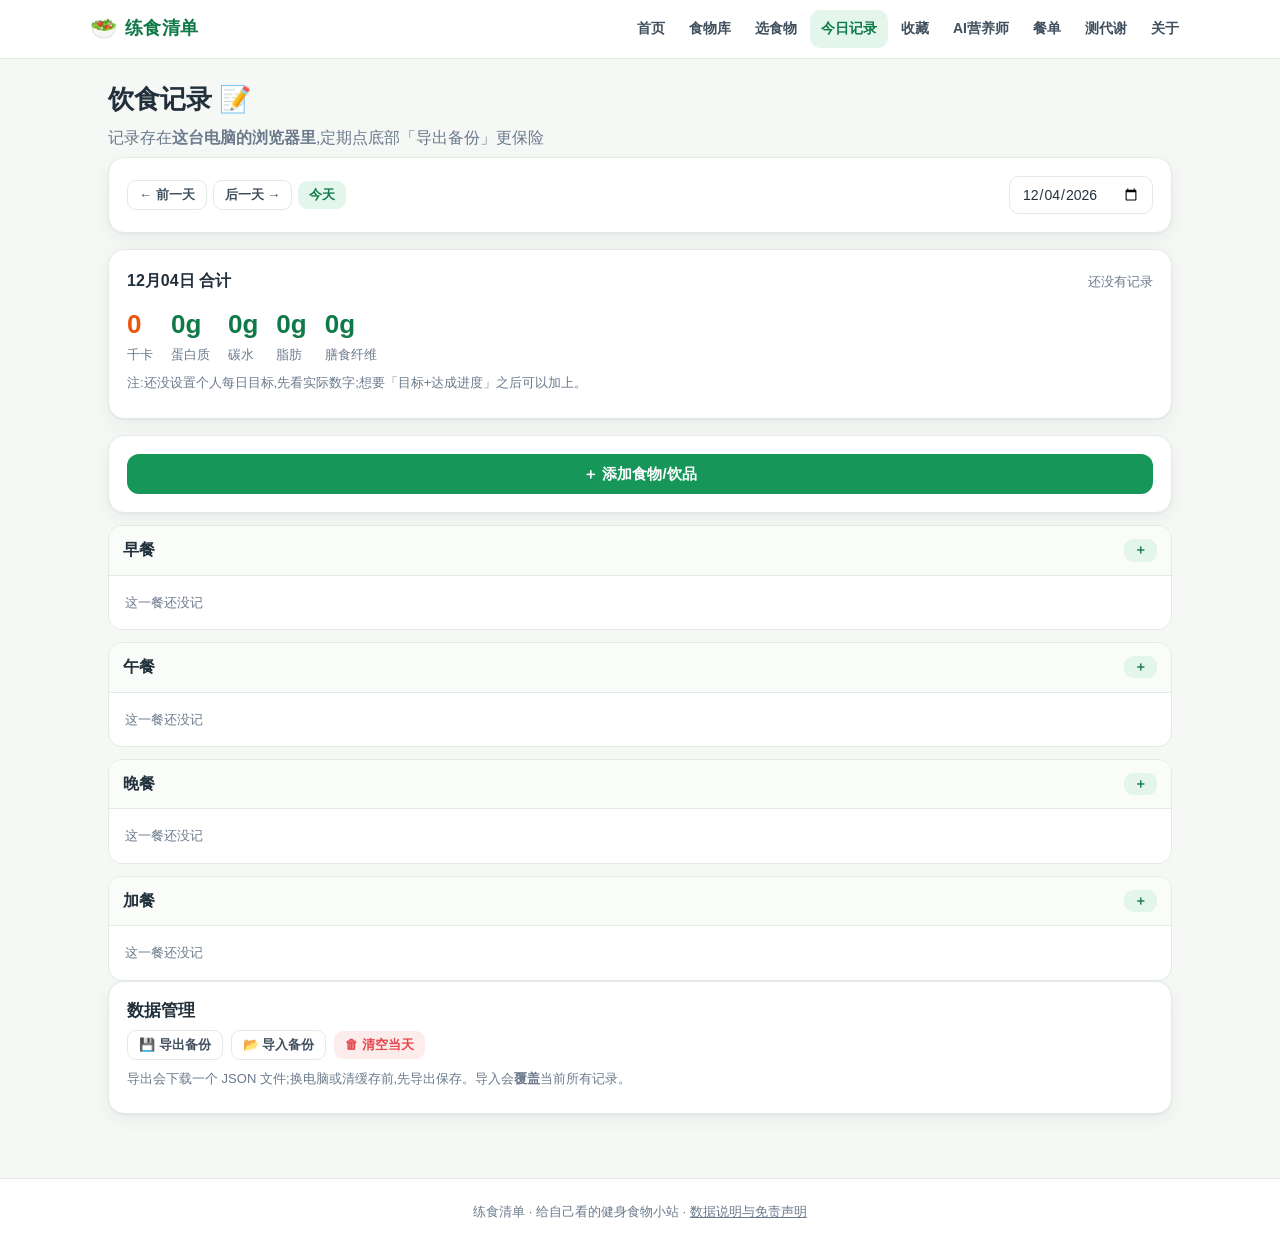
<file: log.html>
<!DOCTYPE html>
<html lang='zh-CN'>
<head>
<meta charset='utf-8'>
<meta name='viewport' content='width=device-width, initial-scale=1'>
<title>今日记录 · 练食清单</title>
<link rel='icon' href='data:image/svg+xml,%3Csvg%20xmlns%3D'http%3A%2F%2Fwww.w3.org%2F2000%2Fsvg'%20viewBox%3D'0%200%20100%20100'%3E%3Ctext%20y%3D'.9em'%20font-size%3D'90'%3E%F0%9F%A5%97%3C%2Ftext%3E%3C%2Fsvg%3E'>
<link rel='stylesheet' href='assets/css/style.css'>
</head>
<body data-page='log'>
<header class='topbar'><div class='wrap bar'><a class='brand' href='index.html'><span class='logo'>🥗</span>练食清单</a><nav class='nav'><a data-page='home' href='index.html'>首页</a><a data-page='foods' href='foods.html'>食物库</a><a data-page='select' href='select.html'>选食物</a><a data-page='log' href='log.html'>今日记录</a><a data-page='saved' href='saved.html'>收藏</a><a data-page='coach' href='coach.html'>AI营养师</a><a data-page='plan' href='plan.html'>餐单</a><a data-page='bmr' href='bmr.html'>测代谢</a><a data-page='about' href='about.html'>关于</a></nav></div></header>
<main><div class='wrap'>
<h1 style='margin-top:4px'>饮食记录 📝</h1>
<p class='muted'>记录存在<b>这台电脑的浏览器里</b>,定期点底部「导出备份」更保险</p>
<div class='card'><div class='row' style='justify-content:space-between;flex-wrap:wrap;gap:10px'>
<div class='row' style='gap:6px'><button class='btn btn-ghost btn-sm' id='prevDay'>← 前一天</button><button class='btn btn-ghost btn-sm' id='nextDay'>后一天 →</button><button class='btn btn-soft btn-sm' id='goToday'>今天</button></div>
<input type='date' id='dateInput' style='font-size:14px'>
</div></div>
<div class='card' id='summary'></div>
<div class='card' style='text-align:center'><button class='btn btn-primary btn-block' id='addBtn'>＋ 添加食物/饮品</button></div>
<div id='meals' style='margin-top:4px'></div>
<div class='card'><h3>数据管理</h3>
<div class='row' style='gap:8px'>
<button class='btn btn-ghost btn-sm' id='exportBtn'>💾 导出备份</button>
<button class='btn btn-ghost btn-sm' id='importBtn'>📂 导入备份</button>
<button class='btn btn-danger btn-sm' id='clearDay'>🗑 清空当天</button>
</div>
<p class='small muted' style='margin-top:8px'>导出会下载一个 JSON 文件;换电脑或清缓存前,先导出保存。导入会<b>覆盖</b>当前所有记录。</p>
</div>
<input type='file' id='importFile' accept='.json,application/json' style='display:none'>
</div></main>
<footer class='footer'><div class='wrap'>练食清单 · 给自己看的健身食物小站 · <a href='about.html'>数据说明与免责声明</a></div></footer>
<script src='data/foods.js'></script>
<script src='assets/js/common.js'></script>
<script src='assets/js/page-log.js'></script>
</body>
</html>
</file>
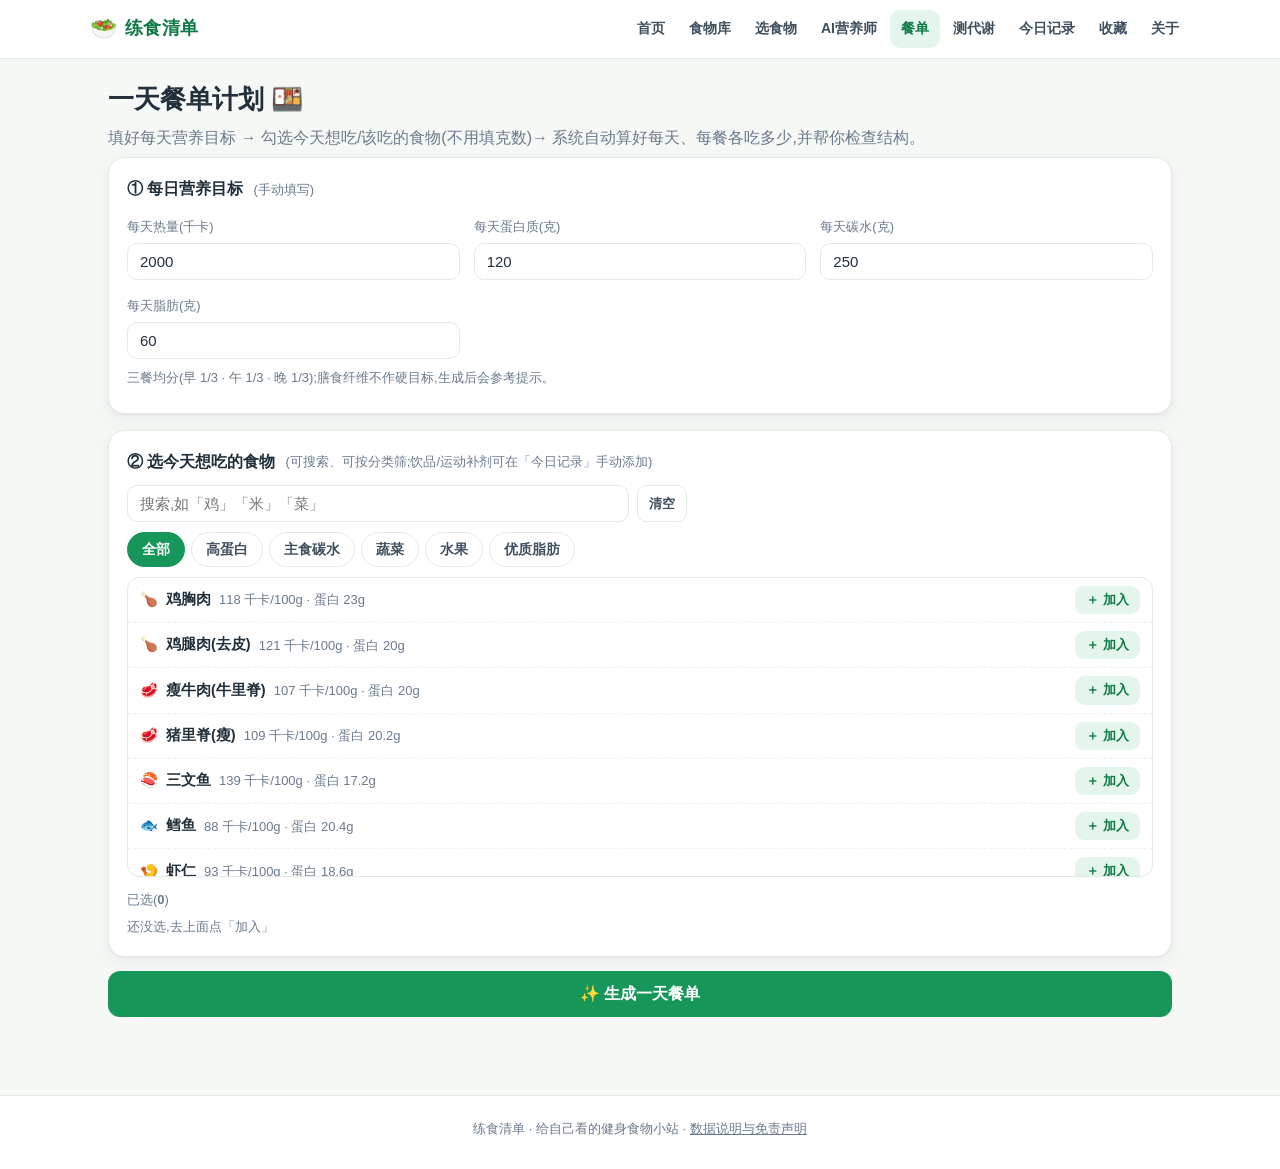
<file: plan.html>
<!DOCTYPE html>
<html lang='zh-CN'>
<head>
<meta charset='utf-8'>
<meta name='viewport' content='width=device-width, initial-scale=1'>
<title>餐单计划 · 练食清单</title>
<link rel='icon' href='data:image/svg+xml,%3Csvg%20xmlns%3D'http%3A%2F%2Fwww.w3.org%2F2000%2Fsvg'%20viewBox%3D'0%200%20100%20100'%3E%3Ctext%20y%3D'.9em'%20font-size%3D'90'%3E%F0%9F%A5%97%3C%2Ftext%3E%3C%2Fsvg%3E'>
<link rel='stylesheet' href='assets/css/style.css'>
</head>
<body data-page='plan'>
<header class='topbar'><div class='wrap bar'><a class='brand' href='index.html'><span class='logo'>🥗</span>练食清单</a><nav class='nav'><a data-page='home' href='index.html'>首页</a><a data-page='foods' href='foods.html'>食物库</a><a data-page='select' href='select.html'>选食物</a><a data-page='coach' href='coach.html'>AI营养师</a><a data-page='plan' href='plan.html'>餐单</a><a data-page='bmr' href='bmr.html'>测代谢</a><a data-page='log' href='log.html'>今日记录</a><a data-page='saved' href='saved.html'>收藏</a><a data-page='about' href='about.html'>关于</a></nav></div></header>
<main><div class='wrap'>
<h1 style='margin-top:4px'>一天餐单计划 🍱</h1>
<p class='muted'>填好每天营养目标 → 勾选今天想吃/该吃的食物(不用填克数)→ 系统自动算好每天、每餐各吃多少,并帮你检查结构。</p>
<div class='card'><div class='row' style='margin-bottom:10px'><b>① 每日营养目标</b><span class='muted small'>(手动填写)</span></div>
<div class='grid grid-2' style='row-gap:12px'>
<div><label class='small muted'>每天热量(千卡)</label><input type='number' id='t-kcal' min='800' max='6000' style='width:100%;margin-top:4px'></div>
<div><label class='small muted'>每天蛋白质(克)</label><input type='number' id='t-p' min='30' max='300' style='width:100%;margin-top:4px'></div>
<div><label class='small muted'>每天碳水(克)</label><input type='number' id='t-c' min='30' max='600' style='width:100%;margin-top:4px'></div>
<div><label class='small muted'>每天脂肪(克)</label><input type='number' id='t-f' min='20' max='200' style='width:100%;margin-top:4px'></div>
</div>
<p class='small muted' style='margin-top:8px'>三餐均分(早 1/3 · 午 1/3 · 晚 1/3);膳食纤维不作硬目标,生成后会参考提示。</p></div>
<div class='card'><div class='row' style='margin-bottom:10px'><b>② 选今天想吃的食物</b><span class='muted small'>(可搜索、可按分类筛;饮品/运动补剂可在「今日记录」手动添加)</span></div>
<div class='row' style='gap:8px;margin-bottom:10px'><div class='searchbar'><input type='text' id='pq' placeholder='搜索,如「鸡」「米」「菜」'><button class='btn btn-ghost btn-sm' id='pqClear'>清空</button></div></div>
<div class='row' id='pCat' style='gap:6px;margin-bottom:10px'></div>
<div id='pListWrap' style='border:1px solid var(--line);border-radius:12px;max-height:300px;overflow:auto'></div>
<div style='margin-top:12px'><div class='small muted' style='margin-bottom:6px'>已选(<b id='selCount'>0</b>)</div><div class='row' id='selChips' style='gap:6px'></div></div></div>
<div style='margin:14px 0'><button class='btn btn-primary btn-block' id='genBtn' style='font-size:16px;padding:13px'>✨ 生成一天餐单</button></div>
<div id='result'></div>
</div></main><footer class='footer'><div class='wrap'>练食清单 · 给自己看的健身食物小站 · <a href='about.html'>数据说明与免责声明</a></div></footer>
<script src='data/foods.js'></script>
<script src='assets/js/common.js'></script>
<script src='assets/js/page-plan.js'></script>
</body>
</html>
</file>
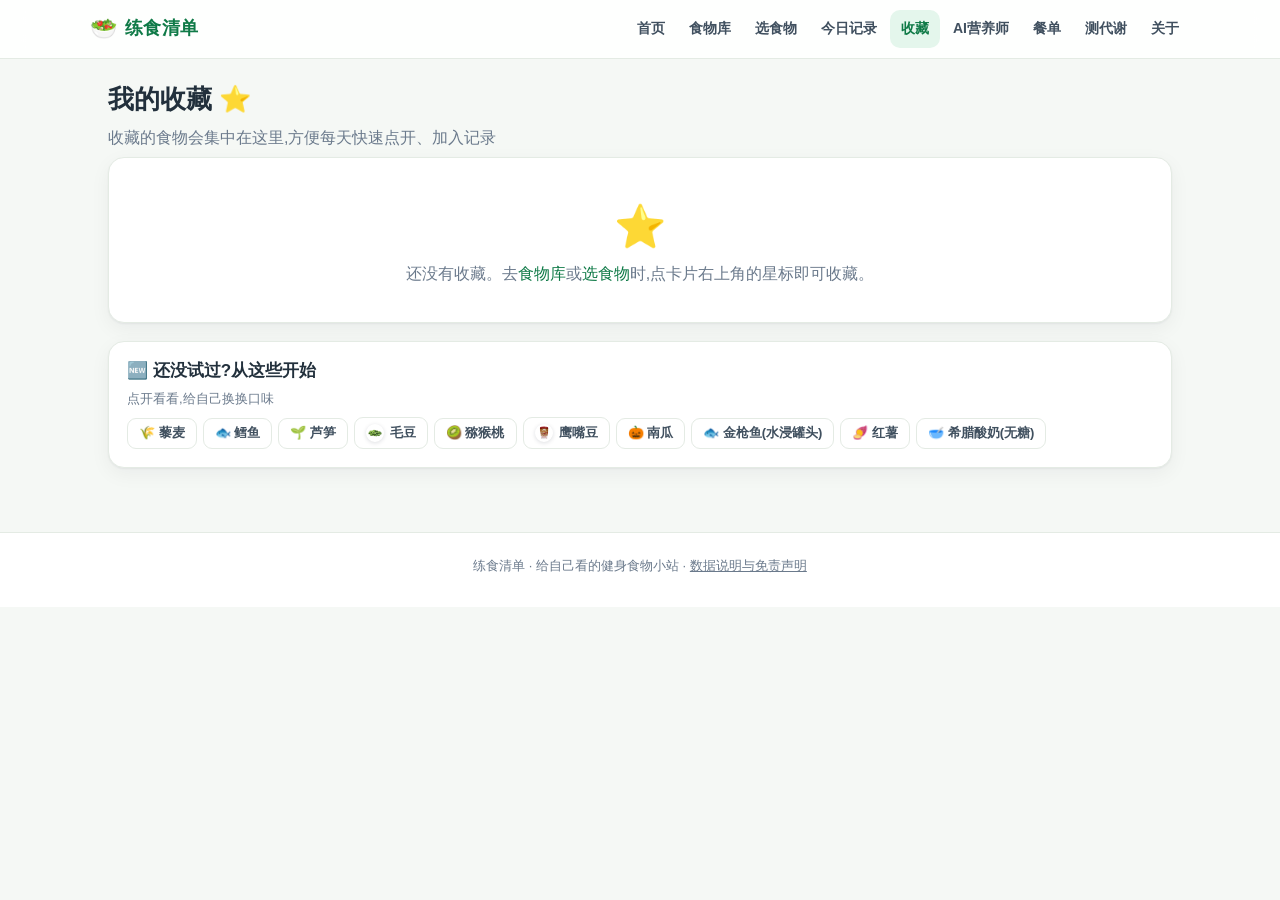
<file: saved.html>
<!DOCTYPE html>
<html lang='zh-CN'>
<head>
<meta charset='utf-8'>
<meta name='viewport' content='width=device-width, initial-scale=1'>
<title>收藏 · 练食清单</title>
<link rel='icon' href='data:image/svg+xml,%3Csvg%20xmlns%3D'http%3A%2F%2Fwww.w3.org%2F2000%2Fsvg'%20viewBox%3D'0%200%20100%20100'%3E%3Ctext%20y%3D'.9em'%20font-size%3D'90'%3E%F0%9F%A5%97%3C%2Ftext%3E%3C%2Fsvg%3E'>
<link rel='stylesheet' href='assets/css/style.css'>
</head>
<body data-page='saved'>
<header class='topbar'><div class='wrap bar'><a class='brand' href='index.html'><span class='logo'>🥗</span>练食清单</a><nav class='nav'><a data-page='home' href='index.html'>首页</a><a data-page='foods' href='foods.html'>食物库</a><a data-page='select' href='select.html'>选食物</a><a data-page='log' href='log.html'>今日记录</a><a data-page='saved' href='saved.html'>收藏</a><a data-page='coach' href='coach.html'>AI营养师</a><a data-page='plan' href='plan.html'>餐单</a><a data-page='bmr' href='bmr.html'>测代谢</a><a data-page='about' href='about.html'>关于</a></nav></div></header>
<main><div class='wrap'>
<h1 style='margin-top:4px'>我的收藏 ⭐</h1>
<p class='muted'>收藏的食物会集中在这里,方便每天快速点开、加入记录</p>
<div id='favList'></div>
<div class='card' style='margin-top:18px'><h3 style='margin-bottom:6px'>🆕 还没试过?从这些开始</h3>
<p class='small muted' style='margin-bottom:8px'>点开看看,给自己换换口味</p>
<div class='row' id='tryRow' style='gap:6px'></div></div>
</div></main>
<footer class='footer'><div class='wrap'>练食清单 · 给自己看的健身食物小站 · <a href='about.html'>数据说明与免责声明</a></div></footer>
<script src='data/foods.js'></script>
<script src='assets/js/common.js'></script>
<script src='assets/js/page-saved.js'></script>
</body>
</html>
</file>
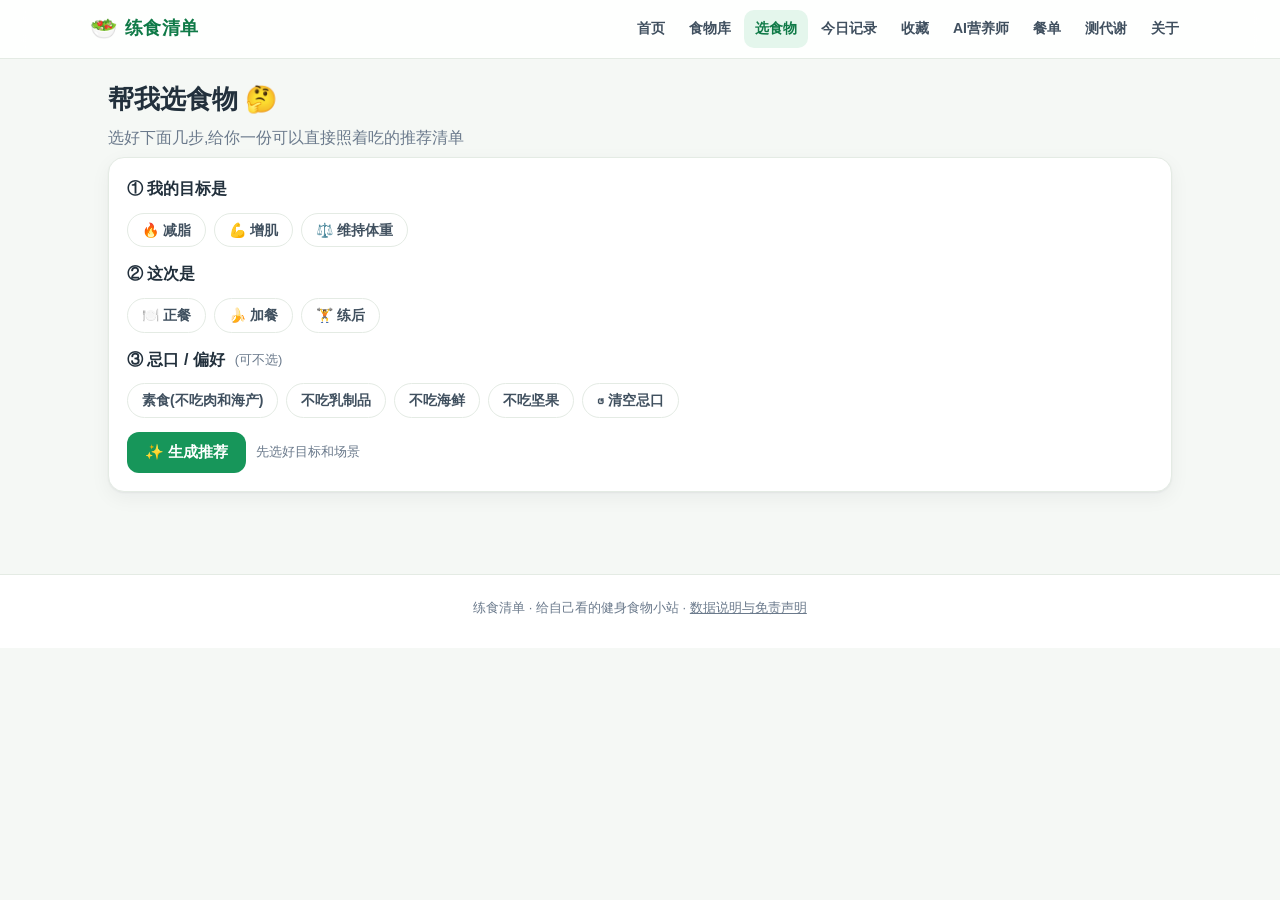
<file: select.html>
<!DOCTYPE html>
<html lang='zh-CN'>
<head>
<meta charset='utf-8'>
<meta name='viewport' content='width=device-width, initial-scale=1'>
<title>选食物 · 练食清单</title>
<link rel='icon' href='data:image/svg+xml,%3Csvg%20xmlns%3D'http%3A%2F%2Fwww.w3.org%2F2000%2Fsvg'%20viewBox%3D'0%200%20100%20100'%3E%3Ctext%20y%3D'.9em'%20font-size%3D'90'%3E%F0%9F%A5%97%3C%2Ftext%3E%3C%2Fsvg%3E'>
<link rel='stylesheet' href='assets/css/style.css'>
</head>
<body data-page='select'>
<header class='topbar'><div class='wrap bar'><a class='brand' href='index.html'><span class='logo'>🥗</span>练食清单</a><nav class='nav'><a data-page='home' href='index.html'>首页</a><a data-page='foods' href='foods.html'>食物库</a><a data-page='select' href='select.html'>选食物</a><a data-page='log' href='log.html'>今日记录</a><a data-page='saved' href='saved.html'>收藏</a><a data-page='coach' href='coach.html'>AI营养师</a><a data-page='plan' href='plan.html'>餐单</a><a data-page='bmr' href='bmr.html'>测代谢</a><a data-page='about' href='about.html'>关于</a></nav></div></header>
<main><div class='wrap'>
<h1 style='margin-top:4px'>帮我选食物 🤔</h1>
<p class='muted'>选好下面几步,给你一份可以直接照着吃的推荐清单</p>
<div class='card'>
<div class='row' style='margin-bottom:10px'><b>① 我的目标是</b></div><div class='row' id='goalGroup' style='gap:8px;margin-bottom:14px'></div>
<div class='row' style='margin-bottom:10px'><b>② 这次是</b></div><div class='row' id='sceneGroup' style='gap:8px;margin-bottom:14px'></div>
<div class='row' style='margin-bottom:10px'><b>③ 忌口 / 偏好</b><span class='muted small'>(可不选)</span></div>
<div class='row' id='prefGroup' style='gap:8px;margin-bottom:14px'></div>
<div class='row'><button class='btn btn-primary' id='goBtn' disabled>✨ 生成推荐</button><span class='muted small' id='hint'>先选目标和场景</span></div>
</div>
<div id='result' style='margin-top:18px'></div>
</div></main>
<footer class='footer'><div class='wrap'>练食清单 · 给自己看的健身食物小站 · <a href='about.html'>数据说明与免责声明</a></div></footer>
<script src='data/foods.js'></script>
<script src='assets/js/common.js'></script>
<script src='assets/js/page-select.js'></script>
</body>
</html>
</file>
<file: assets/css/style.css>
:root{
  --bg:#f5f8f5; --card:#ffffff; --ink:#22303c; --mut:#6b7a8c; --line:#e4ebe4;
  --green:#17965a; --green-d:#0f7a47; --green-l:#e4f6ec;
  --orange:#f97316; --orange-d:#ea580c; --orange-l:#fff1e6;
  --red:#e5484d; --red-l:#fdecec;
  --radius:16px;
  --shadow:0 1px 2px rgba(16,24,40,.05),0 6px 20px rgba(16,24,40,.05);
}
*{box-sizing:border-box}
html{-webkit-text-size-adjust:100%}
body{margin:0;font-family:-apple-system,BlinkMacSystemFont,"Segoe UI","PingFang SC","Hiragino Sans GB","Microsoft YaHei",sans-serif;background:var(--bg);color:var(--ink);line-height:1.65}
img{max-width:100%}
a{color:var(--green-d);text-decoration:none}
a:hover{text-decoration:underline}
.wrap{max-width:1100px;margin:0 auto;padding:0 18px}
.topbar{position:sticky;top:0;z-index:60;background:rgba(255,255,255,.9);backdrop-filter:blur(12px);border-bottom:1px solid var(--line)}
.bar{display:flex;align-items:center;gap:12px;min-height:58px;flex-wrap:wrap;padding:6px 0}
.brand{font-weight:800;font-size:18px;color:var(--green-d);display:flex;align-items:center;gap:7px;letter-spacing:.5px}
.brand .logo{font-size:22px}
.nav{display:flex;gap:2px;margin-left:auto;flex-wrap:wrap}
.nav a{padding:7px 11px;border-radius:10px;color:#40505f;font-size:14px;font-weight:600}
.nav a:hover{background:#eef4ee;text-decoration:none}
.nav a.active{background:var(--green-l);color:var(--green-d)}
main{padding:20px 0 64px}
h1,h2,h3{margin:0 0 8px;line-height:1.3}
h1{font-size:26px} h2{font-size:21px} h3{font-size:17px}
p{margin:6px 0}
.muted{color:var(--mut)}
.small{font-size:13px}
.center{text-align:center}
.hero{padding:8px 2px 6px}
.hero h1{font-size:30px}
.hero .sub{color:var(--mut);font-size:16px}
.card{background:var(--card);border:1px solid var(--line);border-radius:var(--radius);padding:18px;box-shadow:var(--shadow)}
.card+.card{margin-top:16px}
.section-title{display:flex;align-items:center;gap:8px;margin:26px 0 12px;font-size:19px}
.section-title .ico{font-size:22px}
.grid{display:grid;gap:14px}
.grid-cards{grid-template-columns:repeat(auto-fill,minmax(158px,1fr))}
.grid-2{grid-template-columns:repeat(auto-fit,minmax(280px,1fr))}
.btn{display:inline-flex;align-items:center;justify-content:center;gap:6px;border:0;border-radius:12px;padding:11px 18px;font-size:15px;font-weight:700;cursor:pointer;font-family:inherit;line-height:1.25;transition:filter .15s,transform .05s;white-space:nowrap}
.btn:active{transform:translateY(1px)}
.btn-primary{background:var(--green);color:#fff}
.btn-primary:hover{filter:brightness(1.06)}
.btn-orange{background:var(--orange);color:#fff}
.btn-orange:hover{filter:brightness(1.05)}
.btn-soft{background:var(--green-l);color:var(--green-d)}
.btn-ghost{background:#fff;border:1px solid var(--line);color:#40505f}
.btn-ghost:hover{background:#f6f9f6}
.btn-danger{background:var(--red-l);color:var(--red)}
.btn-sm{padding:6px 11px;font-size:13px;border-radius:9px}
.btn-block{width:100%}
.row{display:flex;gap:10px;flex-wrap:wrap;align-items:center}
.tag{display:inline-flex;align-items:center;gap:4px;background:#eef3ee;color:#4a5b6a;border-radius:999px;padding:3px 10px;font-size:12.5px;font-weight:600}
.tag.green{background:var(--green-l);color:var(--green-d)}
.tag.orange{background:var(--orange-l);color:var(--orange-d)}
.tag.goal{background:#eef6ff;color:#1d6bc2}
.goal-chip,.step-chip,.meal-chip,.tag-chip{border:1px solid var(--line);background:#fff;color:#40505f;border-radius:999px;padding:8px 14px;font-size:14px;font-weight:600;cursor:pointer;font-family:inherit;transition:.12s;line-height:1.2}
.goal-chip:hover,.step-chip:hover,.tag-chip:hover{border-color:var(--green)}
.goal-chip.selected,.step-chip.selected,.tag-chip.selected{background:var(--green);color:#fff;border-color:var(--green)}
.meal-chip.selected{background:var(--orange);color:#fff;border-color:var(--orange)}
.goal-chip .g-ico{margin-right:4px}
input[type=text],input[type=number],input[type=date],select{font-family:inherit;font-size:15px;border:1px solid var(--line);border-radius:10px;padding:9px 12px;color:var(--ink);background:#fff;outline:none;max-width:100%}
input:focus,select:focus{border-color:var(--green);box-shadow:0 0 0 3px rgba(23,150,90,.12)}
.searchbar{display:flex;gap:8px;width:100%;max-width:560px}
.searchbar input{flex:1;min-width:0}
.food-card{background:var(--card);border:1px solid var(--line);border-radius:var(--radius);padding:14px;box-shadow:var(--shadow);display:flex;flex-direction:column;gap:8px;cursor:pointer;transition:transform .12s,border-color .12s;position:relative}
.food-card:hover{transform:translateY(-2px);border-color:#bcddcb}
.food-card .f-emoji{font-size:34px;line-height:1.1}
.food-card .f-name{font-weight:800;font-size:16px}
.food-card .f-line{font-size:12.5px;color:var(--mut)}
.food-card .f-macros{font-size:12.5px;color:#40505f;display:flex;flex-wrap:wrap;gap:4px 10px}
.food-card .f-macros b{color:var(--ink)}
.food-card .f-goals{margin-top:auto;display:flex;gap:4px;flex-wrap:wrap}
.fav-star{position:absolute;top:10px;right:12px;font-size:17px;background:none;border:0;cursor:pointer;opacity:.35;filter:grayscale(1)}
.fav-star.on{opacity:1;filter:none}
.nut-grid{display:grid;grid-template-columns:repeat(auto-fit,minmax(120px,1fr));gap:10px}
.nut-box{background:#f7faf7;border:1px solid var(--line);border-radius:12px;padding:10px 12px;text-align:center}
.nut-box .n-v{font-size:22px;font-weight:800;color:var(--green-d)}
.nut-box .n-l{font-size:12.5px;color:var(--mut)}
.nut-box.kcal .n-v{color:var(--orange-d)}
.progress{height:8px;background:#e8efe8;border-radius:99px;overflow:hidden;margin-top:5px}
.progress>i{display:block;height:100%;background:linear-gradient(90deg,var(--green),#3ecf85);border-radius:99px}
.meal-block{border:1px solid var(--line);border-radius:14px;background:#fff;overflow:hidden}
.meal-head{display:flex;align-items:center;gap:10px;padding:11px 14px;background:#fafcfa;border-bottom:1px solid var(--line);font-weight:800}
.meal-head .m-kcal{margin-left:auto;color:var(--mut);font-weight:600;font-size:13px}
.meal-body{padding:8px 14px}
.item-row{display:flex;align-items:center;gap:8px;padding:7px 0;border-bottom:1px dashed #edf1ed;font-size:14.5px;flex-wrap:wrap}
.item-row:last-child{border-bottom:0}
.item-row .i-name{font-weight:600}
.item-row .i-num{color:var(--mut);font-size:13px}
.item-row .i-acts{margin-left:auto;display:flex;gap:6px}
.icon-btn{border:1px solid var(--line);background:#fff;border-radius:8px;width:28px;height:28px;cursor:pointer;font-size:14px;line-height:1;color:#40505f;display:inline-flex;align-items:center;justify-content:center}
.icon-btn:hover{background:#f4f7f4}
table.nut{border-collapse:collapse;width:100%;font-size:14.5px}
table.nut td,table.nut th{border:1px solid var(--line);padding:8px 10px;text-align:left}
table.nut th{background:#f7faf7;font-weight:700}
.list-plain{padding-left:18px;margin:8px 0}
.list-plain li{margin:5px 0}
.recipe{border-left:3px solid var(--green);background:#f8fbf8;border-radius:0 10px 10px 0;padding:10px 14px;margin:10px 0}
.recipe .r-name{font-weight:800}
.recipe .r-time{color:var(--mut);font-size:13px}
.tipbox{background:var(--orange-l);border:1px solid #ffdcc0;border-radius:12px;padding:12px 14px;font-size:14px}
.modal-mask{position:fixed;inset:0;background:rgba(15,23,42,.45);display:flex;align-items:center;justify-content:center;padding:16px;z-index:100}
.modal{background:#fff;border-radius:18px;width:100%;max-width:430px;max-height:88vh;overflow:auto;padding:20px;box-shadow:0 20px 60px rgba(0,0,0,.25)}
.modal h3{margin-top:0}
.toast-wrap{position:fixed;left:50%;bottom:22px;transform:translateX(-50%);z-index:200;display:flex;flex-direction:column;gap:8px;align-items:center}
.toast{background:#22303c;color:#fff;padding:9px 16px;border-radius:99px;font-size:14px;box-shadow:0 8px 24px rgba(0,0,0,.2);animation:pop .2s}
@keyframes pop{from{opacity:0;transform:translateY(6px)}to{opacity:1}}
.empty{text-align:center;color:var(--mut);padding:34px 10px}
.empty .e-ico{font-size:42px}
.footer{border-top:1px solid var(--line);padding:22px 0 30px;color:var(--mut);font-size:13px;text-align:center;background:#fff}
.footer a{color:var(--mut);text-decoration:underline}
.breadcrumb{font-size:13.5px;color:var(--mut);margin-bottom:8px}
.breadcrumb a{color:var(--green-d)}
.stepper{display:flex;gap:8px;align-items:center;flex-wrap:wrap;margin:6px 0 14px}
.stepper .s-step{font-size:13px;color:var(--mut);font-weight:600}
.stepper .s-step b{color:var(--green-d)}
.result-card .rc-top{display:flex;align-items:center;gap:10px}
.result-card .rc-emoji{font-size:30px}
.result-card .rc-name{font-weight:800;font-size:16px}
.reason{display:inline-block;background:#eef6ff;color:#1d6bc2;border-radius:8px;padding:2px 8px;font-size:12px;margin:2px 4px 2px 0}
.stat-row{display:flex;gap:18px;flex-wrap:wrap}
.stat-row .s-v{font-size:26px;font-weight:800;color:var(--green-d)}
.stat-row .s-l{font-size:12.5px;color:var(--mut)}
.quicklink{display:block;padding:14px;border:1px solid var(--line);border-radius:14px;background:#fff;text-align:center;transition:.12s}
.quicklink:hover{border-color:var(--green);text-decoration:none;transform:translateY(-2px)}
.quicklink .q-ico{font-size:30px;display:block;margin-bottom:4px}
.quicklink .q-t{font-weight:800;font-size:15px}
@media (max-width:620px){
  .wrap{padding:0 12px}
  .hero h1{font-size:24px}
  h1{font-size:22px}
  .nav{order:10;width:100%;justify-content:space-between;overflow-x:auto;margin-left:0;padding-bottom:4px}
  .nav a{padding:6px 8px;font-size:13px;flex:1;text-align:center}
  .brand{font-size:17px}
  .nut-grid{grid-template-columns:repeat(3,1fr)}
  .stat-row{gap:12px}
  .stat-row .s-v{font-size:22px}
}

/* 食物写实图 */
.foodpic{display:inline-block;object-fit:cover;border-radius:50%;vertical-align:-0.12em;background:#fff;border:2px solid #fff;box-shadow:0 1px 4px rgba(16,24,40,.14)}

/* AI 营养师三步向导 */
.wizard-steps{display:flex;gap:8px;flex-wrap:wrap;margin:12px 0}
.wizard-steps button{flex:1;min-width:110px;padding:10px 12px;border-radius:12px;border:1px solid var(--line);background:#fff;font-weight:700;color:#40505f;cursor:pointer;font-family:inherit;font-size:14px}
.wizard-steps button.active{background:var(--green-l);border-color:#bcddcb;color:var(--green-d)}
.wizard-steps button:disabled{opacity:.45;cursor:not-allowed}
.wizard-step{display:none}
.wizard-step.active{display:block}
@media(max-width:620px){.wizard-steps button{min-width:0;font-size:13px;padding:8px 6px}}
</file>
